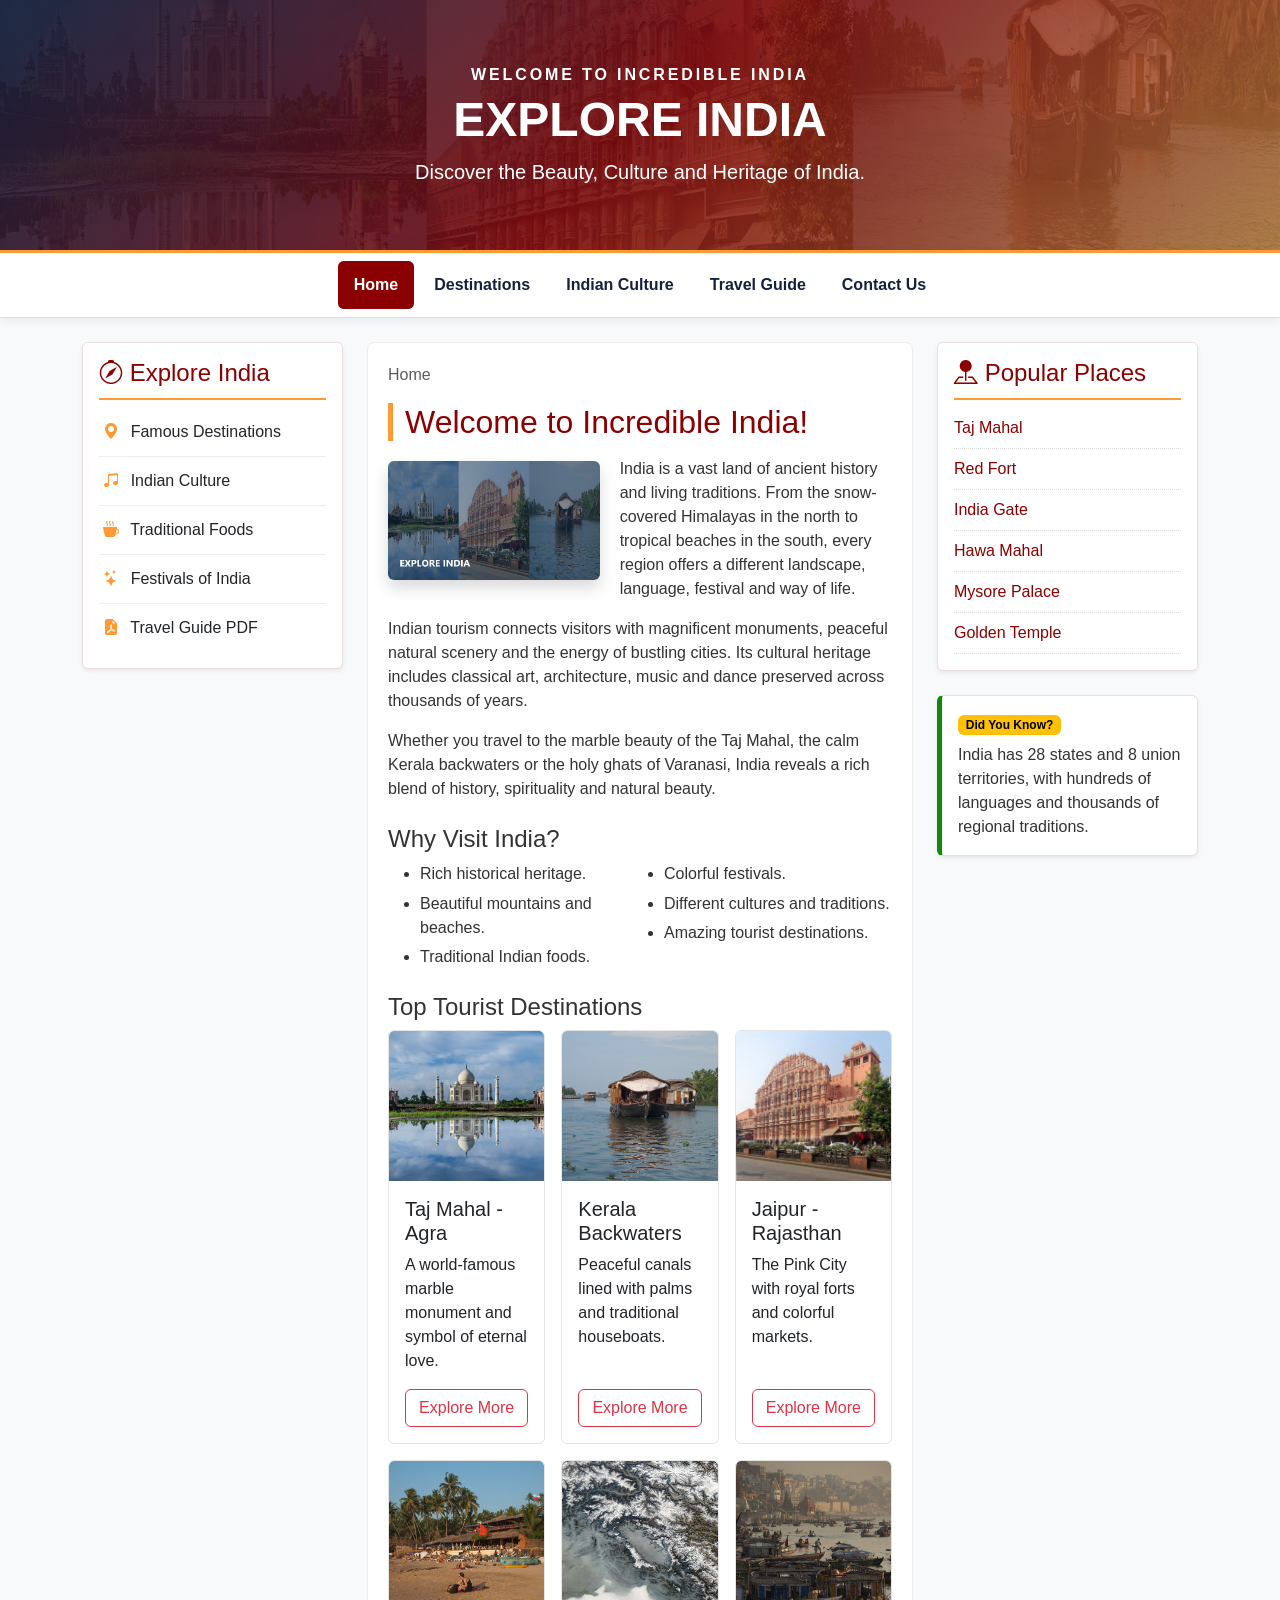
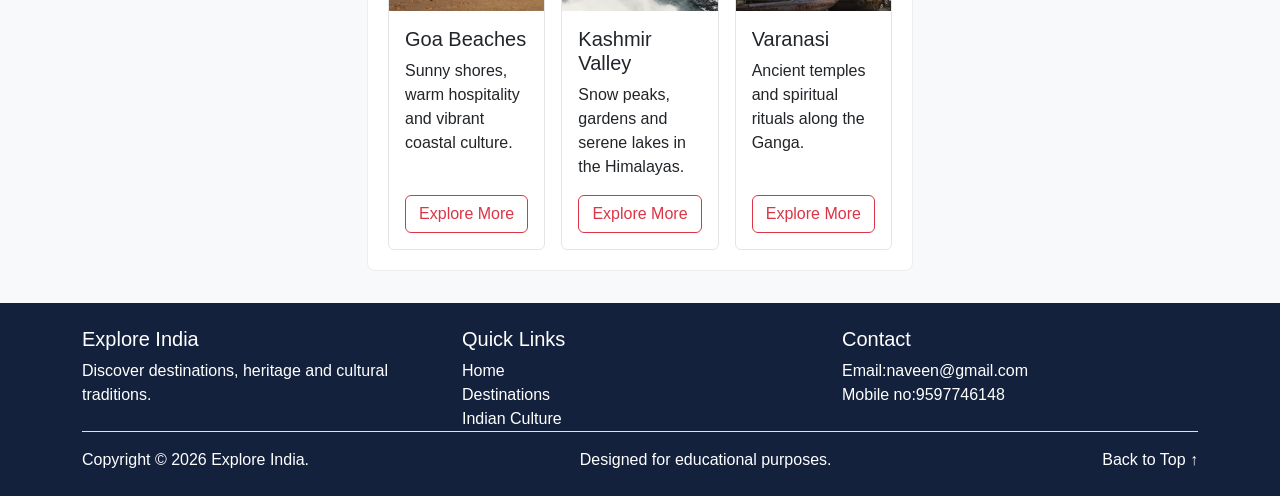
<file: index.html>
<!DOCTYPE html>
<html lang="en">
<head>
  <meta charset="UTF-8">
  <meta name="viewport" content="width=device-width, initial-scale=1.0">
  <meta name="description" content="Explore India's destinations, culture, food and heritage.">
  <title>Explore India | Discover Incredible India</title>
  <link rel="stylesheet" href="https://cdn.jsdelivr.net/npm/bootstrap@5.3.3/dist/css/bootstrap.min.css">
  <link rel="stylesheet" href="https://cdn.jsdelivr.net/npm/bootstrap-icons@1.11.3/font/bootstrap-icons.min.css">
  <link rel="stylesheet" href="styles/normalize.css">
  <link rel="stylesheet" href="styles/main.css">
</head>
<body id="top">
  <header class="site-header">
    <div class="header-overlay">
      <div class="container py-4 text-center text-white">
        <p class="header-kicker mb-1">WELCOME TO INCREDIBLE INDIA</p>
        <h1 class="display-5 fw-bold">EXPLORE INDIA</h1>
        <p class="lead mb-0">Discover the Beauty, Culture and Heritage of India.</p>
      </div>
    </div>
  </header>

  <nav class="navbar navbar-expand-sm" aria-label="Main navigation">
    <div class="container">
      <a class="navbar-brand d-sm-none" href="index.html">Explore India</a>
      <ul class="navbar-nav mx-auto flex-row flex-wrap justify-content-center">
        <li class="nav-item"><a class="nav-link active" aria-current="page" href="index.html">Home</a></li>
        <li class="nav-item"><a class="nav-link" href="destinations.html">Destinations</a></li>
        <li class="nav-item"><a class="nav-link" href="culture.html">Indian Culture</a></li>
        <li class="nav-item"><a class="nav-link" href="documents/india-travel-guide.pdf" download>Travel Guide</a></li>
        <li class="nav-item"><a class="nav-link" href="#contact">Contact Us</a></li>
      </ul>
    </div>
  </nav>

  <main class="container my-4">
    <div class="row g-4">
      <aside class="col-lg-3">
        <div class="sidebar-card p-3 shadow-sm rounded">
          <h2 class="h4 sidebar-title"><i class="bi bi-compass"></i> Explore India</h2>
          <div class="list-group list-group-flush">
            <a class="list-group-item" href="destinations.html"><i class="bi bi-geo-alt-fill"></i> Famous Destinations</a>
            <a class="list-group-item" href="culture.html"><i class="bi bi-music-note-beamed"></i> Indian Culture</a>
            <a class="list-group-item" href="culture.html#traditional-foods"><i class="bi bi-cup-hot-fill"></i> Traditional Foods</a>
            <a class="list-group-item" href="culture.html#festivals"><i class="bi bi-stars"></i> Festivals of India</a>
            <a class="list-group-item" href="documents/india-travel-guide.pdf" download><i class="bi bi-file-earmark-pdf-fill"></i> Travel Guide PDF</a>
          </div>
        </div>
      </aside>

      <article class="col-lg-6">
        <section class="main-article">
          <nav aria-label="breadcrumb">
            <ol class="breadcrumb">
              <li class="breadcrumb-item active" aria-current="page">Home</li>
            </ol>
          </nav>
          <h2 class="section-heading">Welcome to Incredible India!</h2>
          <img class="float-image img-fluid rounded shadow" src="images/india-banner.jpg" alt="Panoramic illustrated India tourism landscape">
          <p>India is a vast land of ancient history and living traditions. From the snow-covered Himalayas in the north to tropical beaches in the south, every region offers a different landscape, language, festival and way of life.</p>
          <p>Indian tourism connects visitors with magnificent monuments, peaceful natural scenery and the energy of bustling cities. Its cultural heritage includes classical art, architecture, music and dance preserved across thousands of years.</p>
          <p>Whether you travel to the marble beauty of the Taj Mahal, the calm Kerala backwaters or the holy ghats of Varanasi, India reveals a rich blend of history, spirituality and natural beauty.</p>

          <h3 class="h4 mt-4">Why Visit India?</h3>
          <ul class="why-list">
            <li>Rich historical heritage.</li>
            <li>Beautiful mountains and beaches.</li>
            <li>Traditional Indian foods.</li>
            <li>Colorful festivals.</li>
            <li>Different cultures and traditions.</li>
            <li>Amazing tourist destinations.</li>
          </ul>

          <h3 class="h4 mt-4">Top Tourist Destinations</h3>
          <div class="row g-3">
            <div class="col-md-6 col-xl-4">
              <div class="card destination-card h-100">
                <img src="images/taj-mahal.jpg" class="card-img-top" alt="The Taj Mahal in Agra">
                <div class="card-body d-flex flex-column">
                  <h4 class="h5 card-title">Taj Mahal - Agra</h4>
                  <p class="card-text">A world-famous marble monument and symbol of eternal love.</p>
                  <a href="destinations.html#taj-mahal" class="btn btn-outline-danger mt-auto">Explore More</a>
                </div>
              </div>
            </div>
            <div class="col-md-6 col-xl-4">
              <div class="card destination-card h-100">
                <img src="images/kerala-backwaters.jpg" class="card-img-top" alt="Kerala backwaters and houseboats">
                <div class="card-body d-flex flex-column">
                  <h4 class="h5 card-title">Kerala Backwaters</h4>
                  <p class="card-text">Peaceful canals lined with palms and traditional houseboats.</p>
                  <a href="destinations.html#kerala" class="btn btn-outline-danger mt-auto">Explore More</a>
                </div>
              </div>
            </div>
            <div class="col-md-6 col-xl-4">
              <div class="card destination-card h-100">
                <img src="images/hawa-mahal.jpg" class="card-img-top" alt="Hawa Mahal palace in Jaipur">
                <div class="card-body d-flex flex-column">
                  <h4 class="h5 card-title">Jaipur - Rajasthan</h4>
                  <p class="card-text">The Pink City with royal forts and colorful markets.</p>
                  <a href="destinations.html#jaipur" class="btn btn-outline-danger mt-auto">Explore More</a>
                </div>
              </div>
            </div>
            <div class="col-md-6 col-xl-4">
              <div class="card destination-card h-100">
                <img src="images/goa-beach.jpg" class="card-img-top" alt="Golden beach in Goa">
                <div class="card-body d-flex flex-column">
                  <h4 class="h5 card-title">Goa Beaches</h4>
                  <p class="card-text">Sunny shores, warm hospitality and vibrant coastal culture.</p>
                  <a href="destinations.html#goa" class="btn btn-outline-danger mt-auto">Explore More</a>
                </div>
              </div>
            </div>
            <div class="col-md-6 col-xl-4">
              <div class="card destination-card h-100">
                <img src="images/kashmir-valley.jpg" class="card-img-top" alt="Mountain valley in Kashmir">
                <div class="card-body d-flex flex-column">
                  <h4 class="h5 card-title">Kashmir Valley</h4>
                  <p class="card-text">Snow peaks, gardens and serene lakes in the Himalayas.</p>
                  <a href="destinations.html#kashmir" class="btn btn-outline-danger mt-auto">Explore More</a>
                </div>
              </div>
            </div>
            <div class="col-md-6 col-xl-4">
              <div class="card destination-card h-100">
                <img src="images/varanasi-ghats.jpg" class="card-img-top" alt="Varanasi river ghats">
                <div class="card-body d-flex flex-column">
                  <h4 class="h5 card-title">Varanasi</h4>
                  <p class="card-text">Ancient temples and spiritual rituals along the Ganga.</p>
                  <a href="destinations.html#varanasi" class="btn btn-outline-danger mt-auto">Explore More</a>
                </div>
              </div>
            </div>
          </div>
        </section>
      </article>

      <aside class="col-lg-3">
        <div class="sidebar-card p-3 shadow-sm rounded mb-4">
          <h2 class="h4 sidebar-title"><i class="bi bi-pin-map-fill"></i> Popular Places</h2>
          <ul class="popular-list">
            <li><a href="destinations.html#taj-mahal">Taj Mahal</a></li>
            <li><a href="destinations.html#red-fort">Red Fort</a></li>
            <li><a href="destinations.html#india-gate">India Gate</a></li>
            <li><a href="destinations.html#jaipur">Hawa Mahal</a></li>
            <li><a href="destinations.html#mysore">Mysore Palace</a></li>
            <li><a href="destinations.html#golden-temple">Golden Temple</a></li>
          </ul>
        </div>
        <div class="fact-card p-3 shadow-sm rounded">
          <span class="badge text-bg-warning mb-2">Did You Know?</span>
          <p class="mb-0">India has 28 states and 8 union territories, with hundreds of languages and thousands of regional traditions.</p>
        </div>
      </aside>
    </div>
  </main>

  <footer id="contact" class="site-footer text-white">
    <div class="container py-4">
      <div class="row g-4">
        <div class="col-md-4"><h2 class="h5">Explore India</h2><p>Discover destinations, heritage and cultural traditions.</p></div>
        <div class="col-md-4"><h2 class="h5">Quick Links</h2><a href="index.html">Home</a><br><a href="destinations.html">Destinations</a><br><a href="culture.html">Indian Culture</a></div>
        <div class="col-md-4"><h2 class="h5">Contact</h2><p>Email:naveen@gmail.com<br>Mobile no:9597746148</p></div>
      </div>
      <div class="border-top pt-3 d-flex justify-content-between flex-wrap">
        <span>Copyright &copy; 2026 Explore India.</span>
        <span>Designed for educational purposes.</span>
        <a href="#top">Back to Top &uarr;</a>
      </div>
    </div>
  </footer>
</body>
</html>
</file>
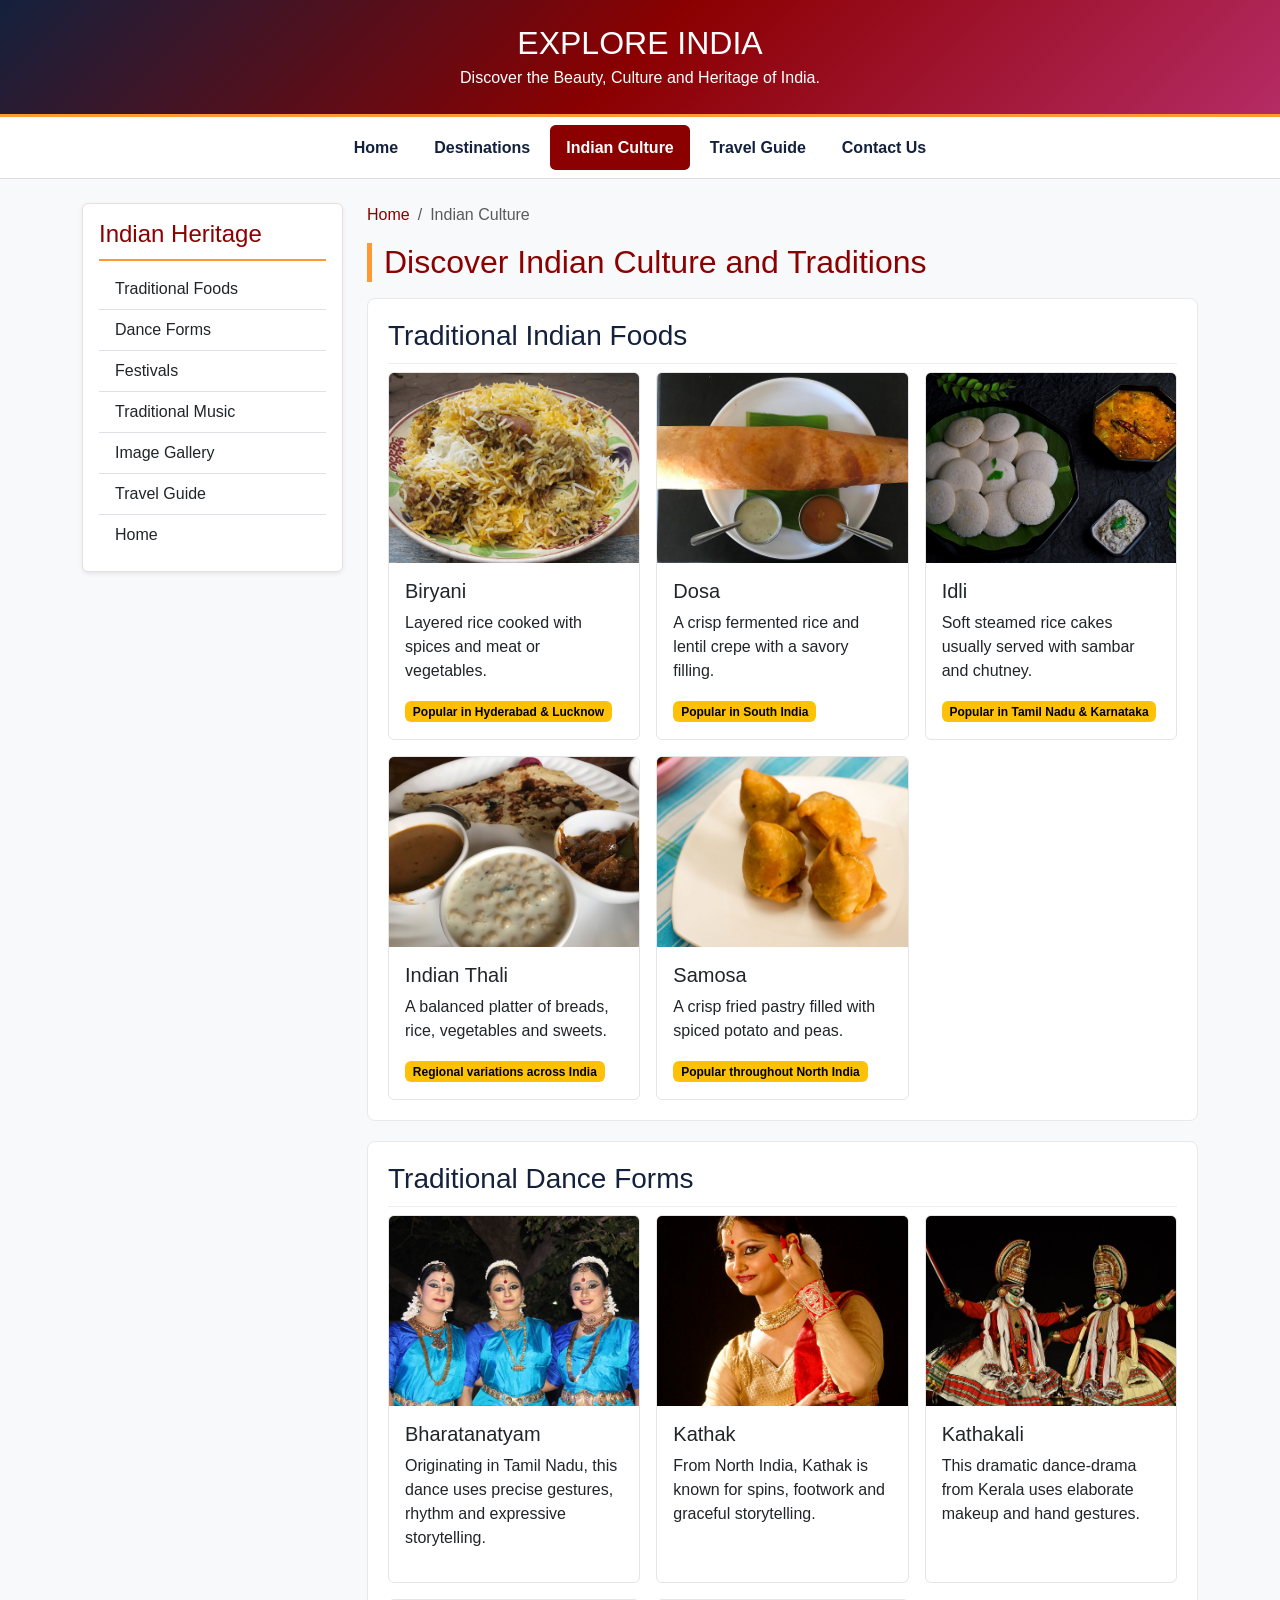
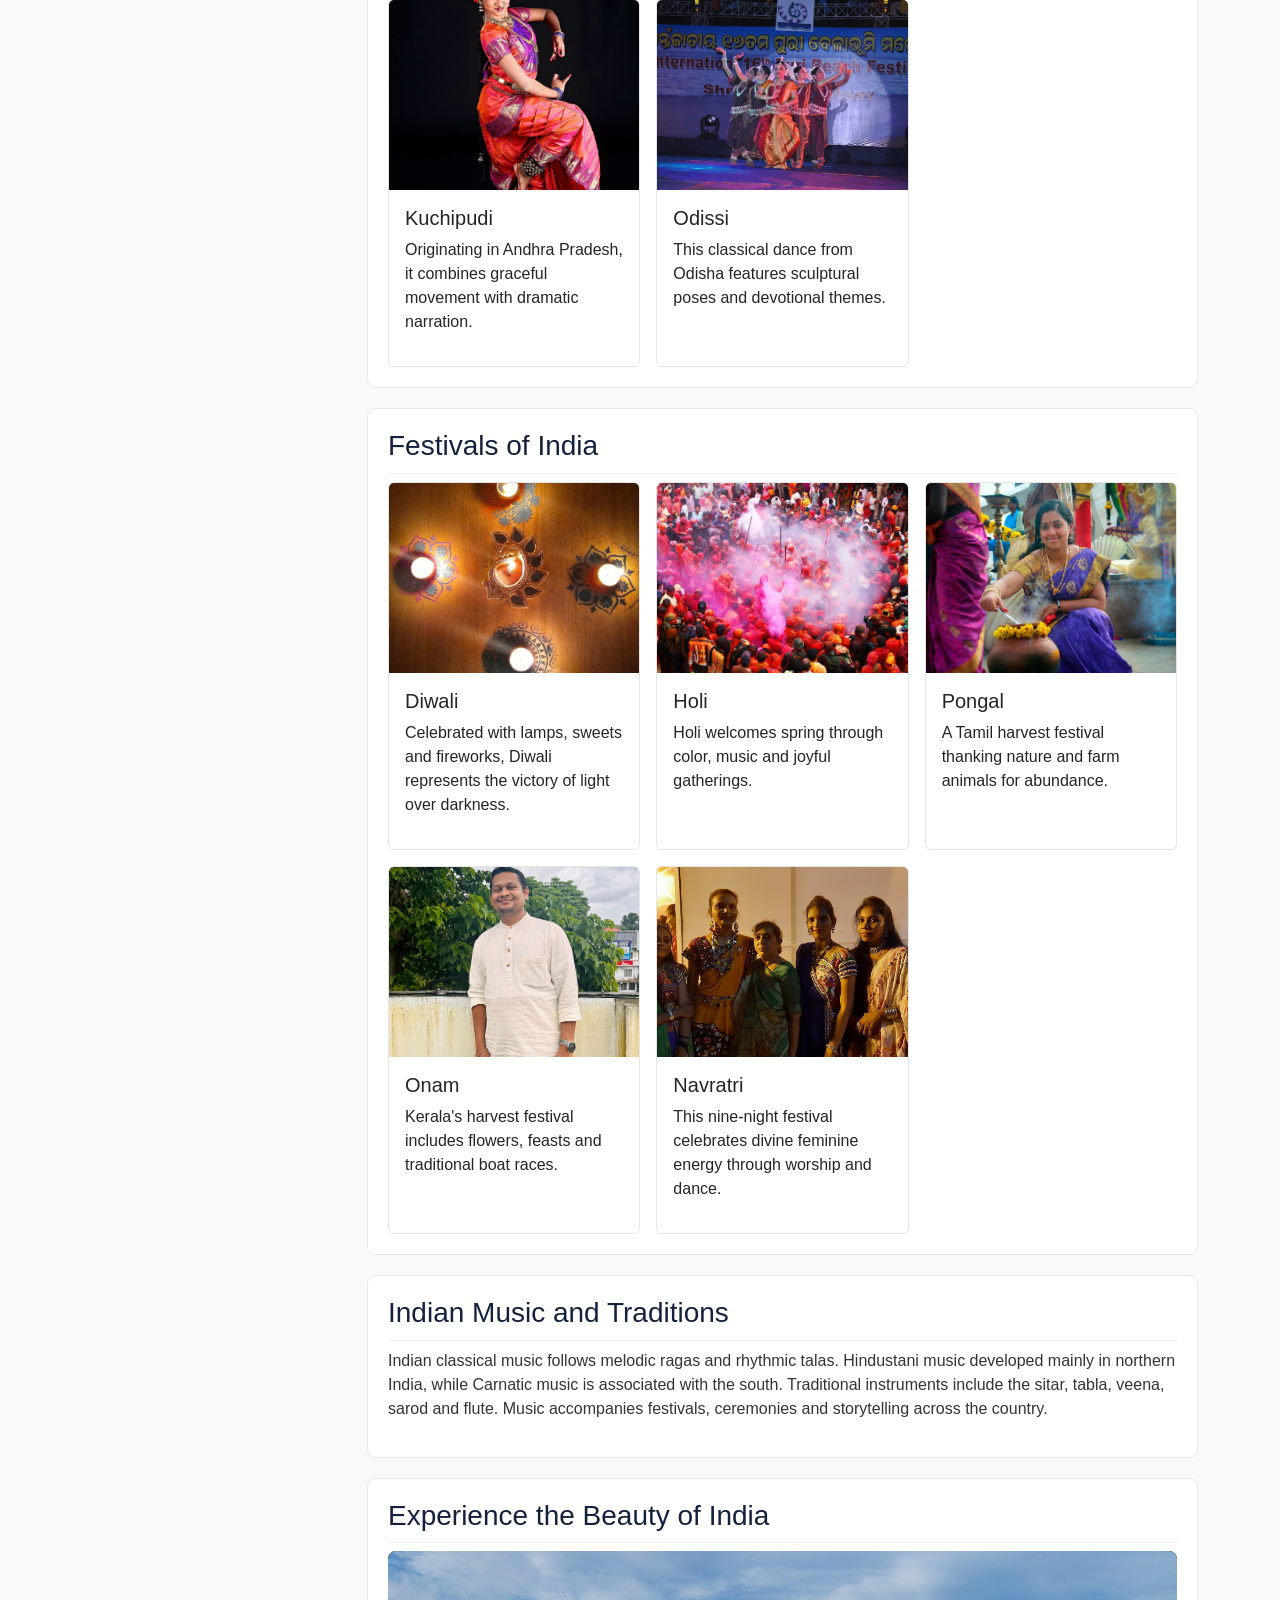
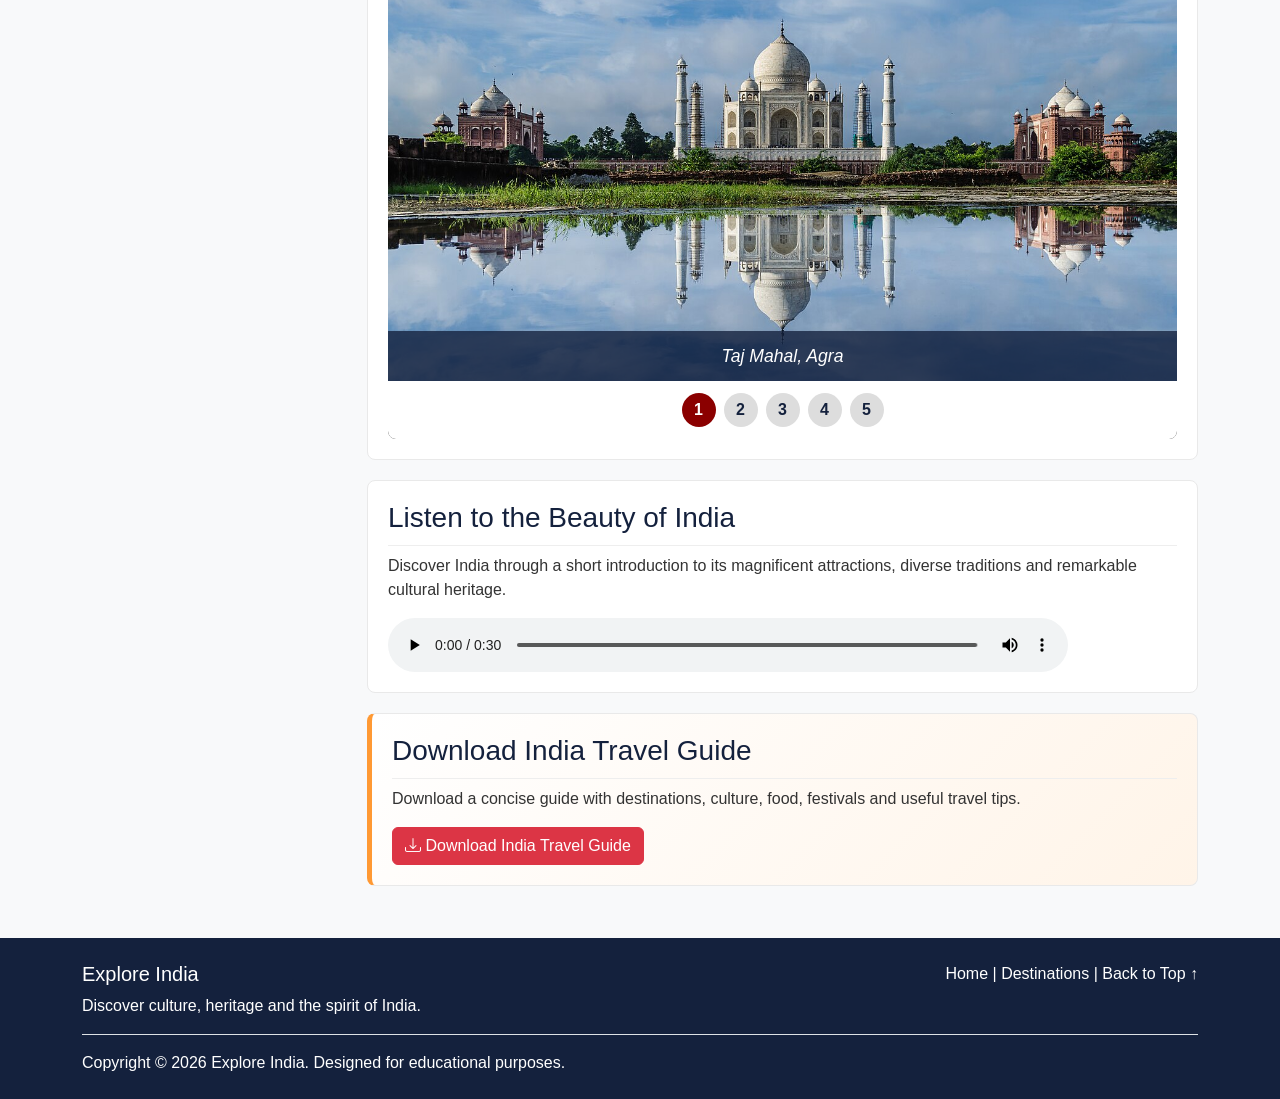
<file: culture.html>
<!DOCTYPE html>
<html lang="en">
<head>
  <meta charset="UTF-8">
  <meta name="viewport" content="width=device-width, initial-scale=1.0">
  <title>Indian Culture | Explore India</title>
  <link rel="stylesheet" href="https://cdn.jsdelivr.net/npm/bootstrap@5.3.3/dist/css/bootstrap.min.css">
  <link rel="stylesheet" href="https://cdn.jsdelivr.net/npm/bootstrap-icons@1.11.3/font/bootstrap-icons.min.css">
  <link rel="stylesheet" href="styles/normalize.css">
  <link rel="stylesheet" href="styles/content.css">
</head>
<body id="top">
  <header class="content-header"><div class="container py-4 text-white text-center"><h1 class="h2 mb-1">EXPLORE INDIA</h1><p class="mb-0">Discover the Beauty, Culture and Heritage of India.</p></div></header>
  <nav class="navbar navbar-expand-sm" aria-label="Main navigation"><div class="container"><ul class="navbar-nav mx-auto flex-row flex-wrap justify-content-center"><li class="nav-item"><a class="nav-link" href="index.html">Home</a></li><li class="nav-item"><a class="nav-link" href="destinations.html">Destinations</a></li><li class="nav-item"><a class="nav-link active" href="culture.html">Indian Culture</a></li><li class="nav-item"><a class="nav-link" href="documents/india-travel-guide.pdf" download>Travel Guide</a></li><li class="nav-item"><a class="nav-link" href="#contact">Contact Us</a></li></ul></div></nav>
  <main class="container my-4"><div class="row g-4">
    <aside class="col-lg-3"><div class="sidebar-card p-3 shadow-sm rounded"><h2 class="h4 sidebar-title">Indian Heritage</h2><div class="list-group list-group-flush"><a class="list-group-item" href="#traditional-foods">Traditional Foods</a><a class="list-group-item" href="#dance">Dance Forms</a><a class="list-group-item" href="#festivals">Festivals</a><a class="list-group-item" href="#music">Traditional Music</a><a class="list-group-item" href="#gallery">Image Gallery</a><a class="list-group-item" href="documents/india-travel-guide.pdf" download>Travel Guide</a><a class="list-group-item" href="index.html">Home</a></div></div></aside>
    <article class="col-lg-9">
      <nav aria-label="breadcrumb"><ol class="breadcrumb"><li class="breadcrumb-item"><a href="index.html">Home</a></li><li class="breadcrumb-item active">Indian Culture</li></ol></nav>
      <h2 class="section-heading">Discover Indian Culture and Traditions</h2>
      <section id="traditional-foods" class="culture-section"><h3>Traditional Indian Foods</h3><div class="row g-3">
        <div class="col-md-6 col-xl-4"><div class="card h-100"><img src="images/biryani.jpg" class="card-img-top" alt="Fragrant Indian biryani"><div class="card-body"><h4 class="h5">Biryani</h4><p>Layered rice cooked with spices and meat or vegetables.</p><span class="badge text-bg-warning">Popular in Hyderabad &amp; Lucknow</span></div></div></div>
        <div class="col-md-6 col-xl-4"><div class="card h-100"><img src="images/dosa.jpg" class="card-img-top" alt="Masala dosa with accompaniments"><div class="card-body"><h4 class="h5">Dosa</h4><p>A crisp fermented rice and lentil crepe with a savory filling.</p><span class="badge text-bg-warning">Popular in South India</span></div></div></div>
        <div class="col-md-6 col-xl-4"><div class="card h-100"><img src="images/idli.jpg" class="card-img-top" alt="Steamed idli with chutney"><div class="card-body"><h4 class="h5">Idli</h4><p>Soft steamed rice cakes usually served with sambar and chutney.</p><span class="badge text-bg-warning">Popular in Tamil Nadu &amp; Karnataka</span></div></div></div>
        <div class="col-md-6 col-xl-4"><div class="card h-100"><img src="images/indian-thali.jpg" class="card-img-top" alt="Complete Indian thali"><div class="card-body"><h4 class="h5">Indian Thali</h4><p>A balanced platter of breads, rice, vegetables and sweets.</p><span class="badge text-bg-warning">Regional variations across India</span></div></div></div>
        <div class="col-md-6 col-xl-4"><div class="card h-100"><img src="images/samosa.jpg" class="card-img-top" alt="Crisp samosas"><div class="card-body"><h4 class="h5">Samosa</h4><p>A crisp fried pastry filled with spiced potato and peas.</p><span class="badge text-bg-warning">Popular throughout North India</span></div></div></div>
      </div></section>
      <section id="dance" class="culture-section"><h3>Traditional Dance Forms</h3><div class="row g-3">
        <div class="col-md-6 col-xl-4"><div class="card h-100"><img src="images/bharatanatyam.jpg" class="card-img-top" alt="Bharatanatyam dancer"><div class="card-body"><h4 class="h5">Bharatanatyam</h4><p>Originating in Tamil Nadu, this dance uses precise gestures, rhythm and expressive storytelling.</p></div></div></div>
        <div class="col-md-6 col-xl-4"><div class="card h-100"><img src="images/kathak.jpg" class="card-img-top" alt="Kathak dancer"><div class="card-body"><h4 class="h5">Kathak</h4><p>From North India, Kathak is known for spins, footwork and graceful storytelling.</p></div></div></div>
        <div class="col-md-6 col-xl-4"><div class="card h-100"><img src="images/kathakali.jpg" class="card-img-top" alt="Kathakali performer"><div class="card-body"><h4 class="h5">Kathakali</h4><p>This dramatic dance-drama from Kerala uses elaborate makeup and hand gestures.</p></div></div></div>
        <div class="col-md-6 col-xl-4"><div class="card h-100"><img src="images/kuchipudi.jpg" class="card-img-top" alt="Kuchipudi dancer"><div class="card-body"><h4 class="h5">Kuchipudi</h4><p>Originating in Andhra Pradesh, it combines graceful movement with dramatic narration.</p></div></div></div>
        <div class="col-md-6 col-xl-4"><div class="card h-100"><img src="images/odissi.jpg" class="card-img-top" alt="Odissi dancer"><div class="card-body"><h4 class="h5">Odissi</h4><p>This classical dance from Odisha features sculptural poses and devotional themes.</p></div></div></div>
      </div></section>
      <section id="festivals" class="culture-section"><h3>Festivals of India</h3><div class="row g-3">
        <div class="col-md-6 col-xl-4"><div class="card h-100"><img src="images/diwali.jpg" class="card-img-top" alt="Diwali lamps and lights"><div class="card-body"><h4 class="h5">Diwali</h4><p>Celebrated with lamps, sweets and fireworks, Diwali represents the victory of light over darkness.</p></div></div></div>
        <div class="col-md-6 col-xl-4"><div class="card h-100"><img src="images/holi.jpg" class="card-img-top" alt="People celebrating Holi colors"><div class="card-body"><h4 class="h5">Holi</h4><p>Holi welcomes spring through color, music and joyful gatherings.</p></div></div></div>
        <div class="col-md-6 col-xl-4"><div class="card h-100"><img src="images/pongal.jpg" class="card-img-top" alt="Pongal harvest celebration"><div class="card-body"><h4 class="h5">Pongal</h4><p>A Tamil harvest festival thanking nature and farm animals for abundance.</p></div></div></div>
        <div class="col-md-6 col-xl-4"><div class="card h-100"><img src="images/onam.jpg" class="card-img-top" alt="Onam celebration in Kerala"><div class="card-body"><h4 class="h5">Onam</h4><p>Kerala's harvest festival includes flowers, feasts and traditional boat races.</p></div></div></div>
        <div class="col-md-6 col-xl-4"><div class="card h-100"><img src="images/navratri.jpg" class="card-img-top" alt="Navratri dance celebration"><div class="card-body"><h4 class="h5">Navratri</h4><p>This nine-night festival celebrates divine feminine energy through worship and dance.</p></div></div></div>
      </div></section>
      <section id="music" class="culture-section"><h3>Indian Music and Traditions</h3><p>Indian classical music follows melodic ragas and rhythmic talas. Hindustani music developed mainly in northern India, while Carnatic music is associated with the south. Traditional instruments include the sitar, tabla, veena, sarod and flute. Music accompanies festivals, ceremonies and storytelling across the country.</p></section>
      <section id="gallery" class="culture-section">
        <h3>Experience the Beauty of India</h3>
        <div class="css-carousel">
          <input type="radio" name="slide" id="slide1" checked><input type="radio" name="slide" id="slide2"><input type="radio" name="slide" id="slide3"><input type="radio" name="slide" id="slide4"><input type="radio" name="slide" id="slide5">
          <div class="carousel-slides">
            <figure class="carousel-slide"><img src="images/taj-mahal.jpg" alt="Taj Mahal for CSS carousel"><figcaption>Taj Mahal, Agra</figcaption></figure>
            <figure class="carousel-slide"><img src="images/kerala-backwaters.jpg" alt="Kerala backwaters for CSS carousel"><figcaption>Kerala Backwaters</figcaption></figure>
            <figure class="carousel-slide"><img src="images/hawa-mahal.jpg" alt="Jaipur palace for CSS carousel"><figcaption>Jaipur, Rajasthan</figcaption></figure>
            <figure class="carousel-slide"><img src="images/goa-beach.jpg" alt="Goa beach for CSS carousel"><figcaption>Goa Beaches</figcaption></figure>
            <figure class="carousel-slide"><img src="images/kashmir-valley.jpg" alt="Kashmir valley for CSS carousel"><figcaption>Kashmir Valley</figcaption></figure>
          </div>
          <div class="carousel-controls"><label for="slide1">1</label><label for="slide2">2</label><label for="slide3">3</label><label for="slide4">4</label><label for="slide5">5</label></div>
        </div>
      </section>
      <section class="culture-section audio-section"><h3>Listen to the Beauty of India</h3><p>Discover India through a short introduction to its magnificent attractions, diverse traditions and remarkable cultural heritage.</p><audio controls><source src="audio/india-tourism.mp3" type="audio/mpeg">Your browser does not support audio.</audio></section>
      <section class="culture-section pdf-section"><h3>Download India Travel Guide</h3><p>Download a concise guide with destinations, culture, food, festivals and useful travel tips.</p><a class="btn btn-danger" href="documents/india-travel-guide.pdf" download><i class="bi bi-download"></i> Download India Travel Guide</a></section>
    </article>
  </div></main>
  <footer id="contact" class="site-footer text-white"><div class="container py-4"><div class="row g-3"><div class="col-md-6"><h2 class="h5">Explore India</h2><p>Discover culture, heritage and the spirit of India.</p></div><div class="col-md-6 text-md-end"><a href="index.html">Home</a> | <a href="destinations.html">Destinations</a> | <a href="#top">Back to Top &uarr;</a></div></div><div class="border-top pt-3">Copyright &copy; 2026 Explore India. Designed for educational purposes.</div></div></footer>
</body>
</html>
</file>
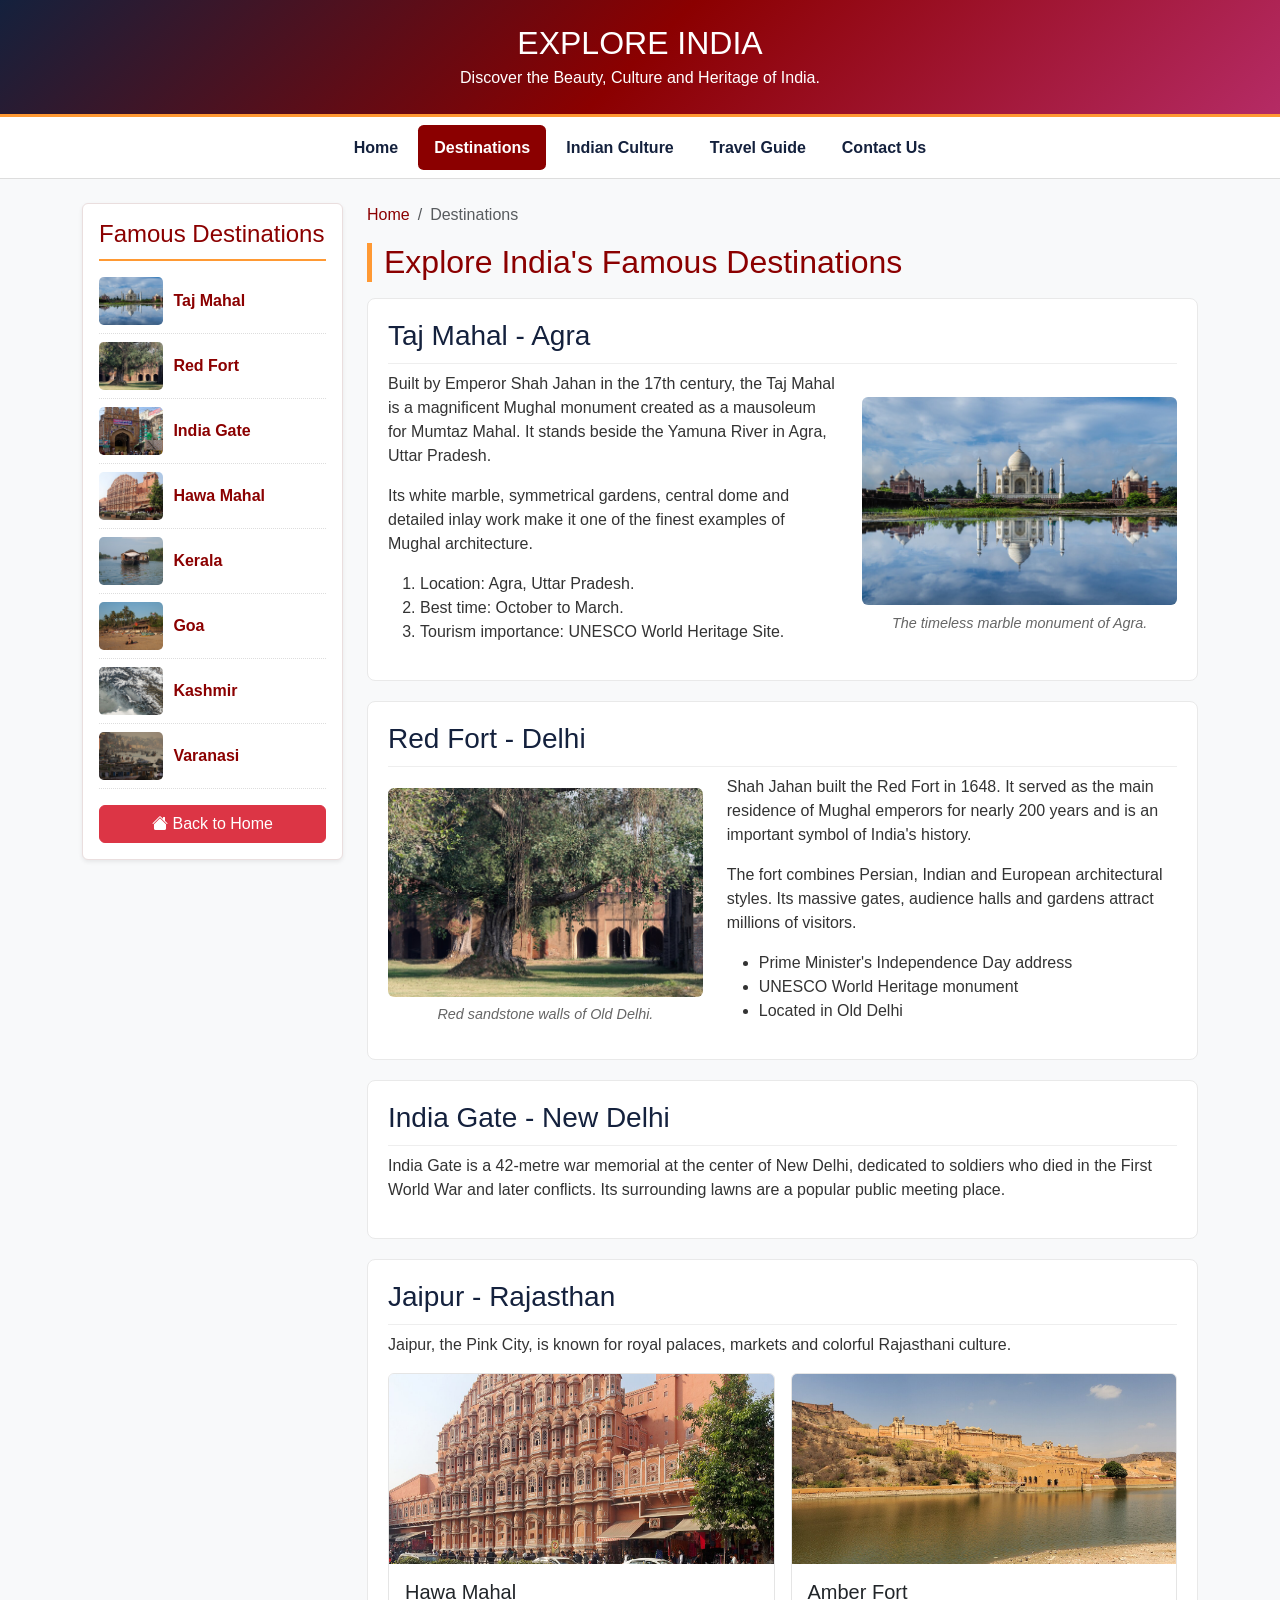
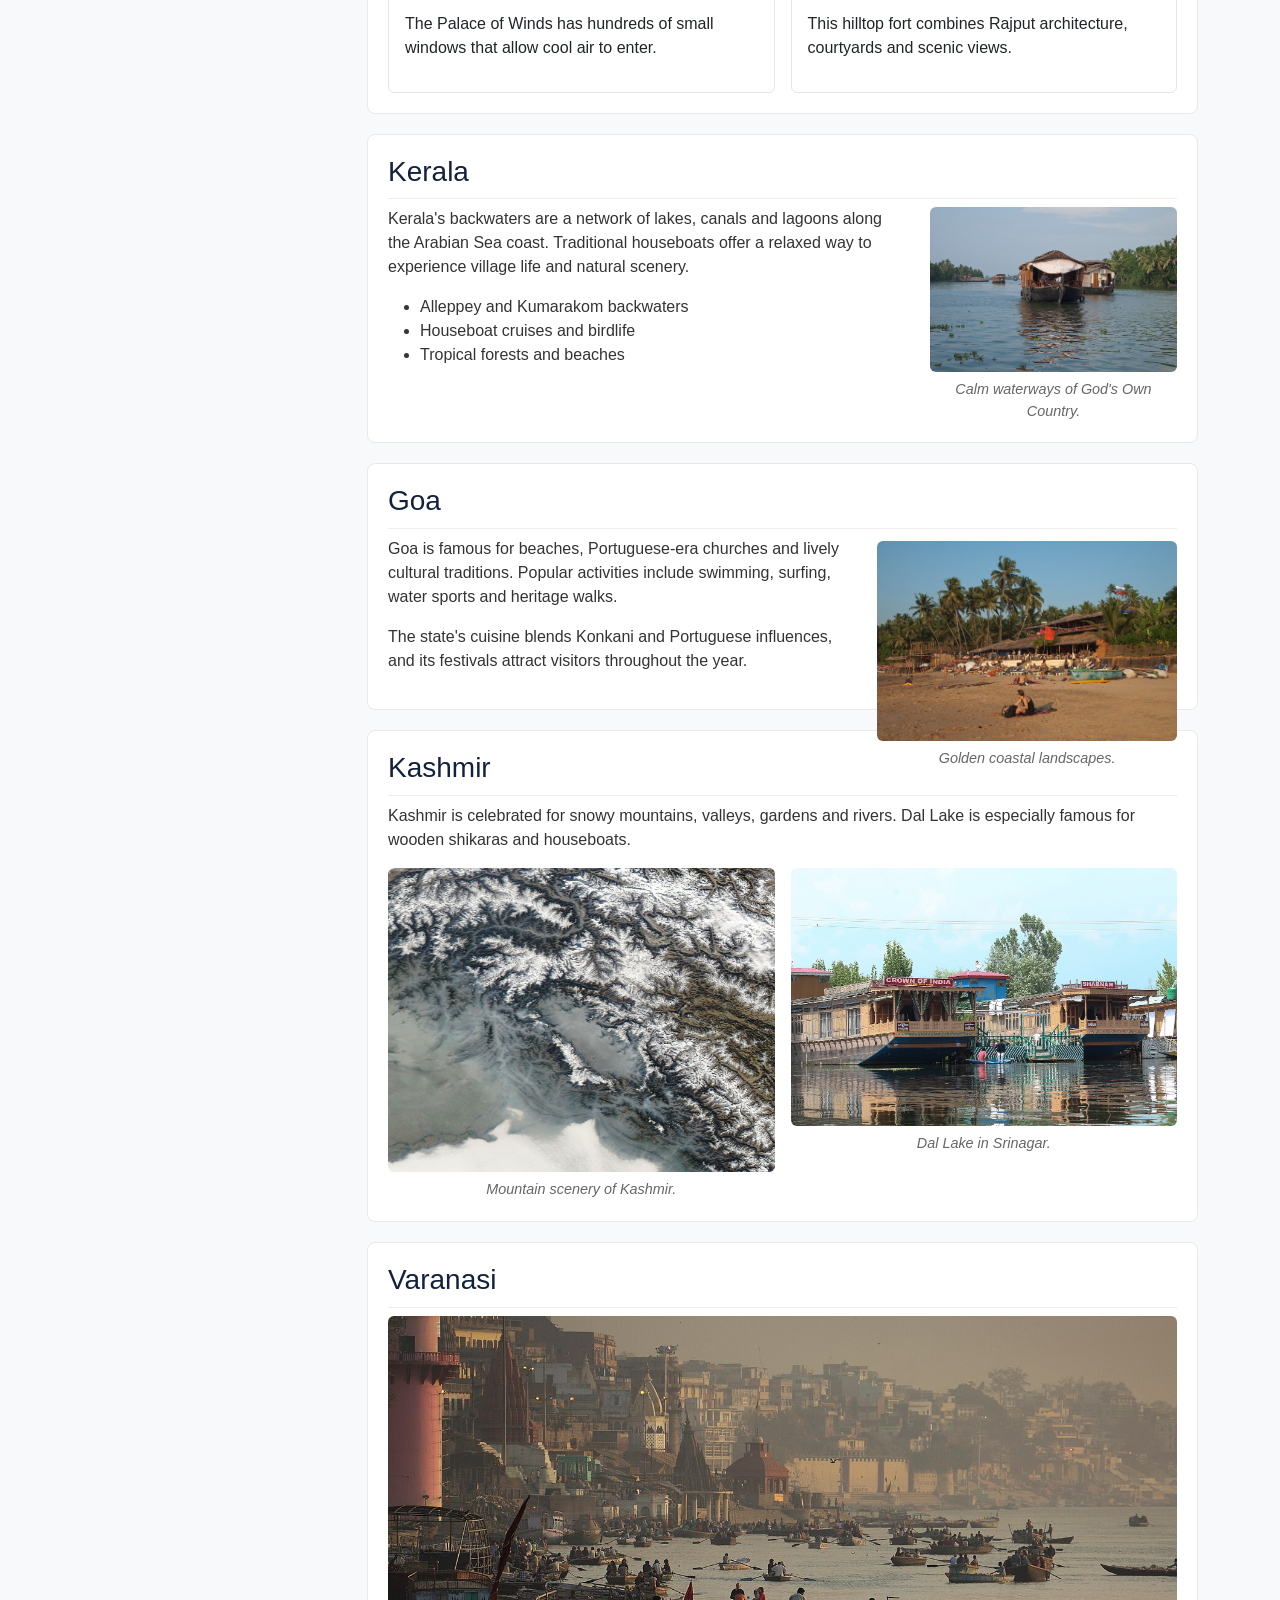
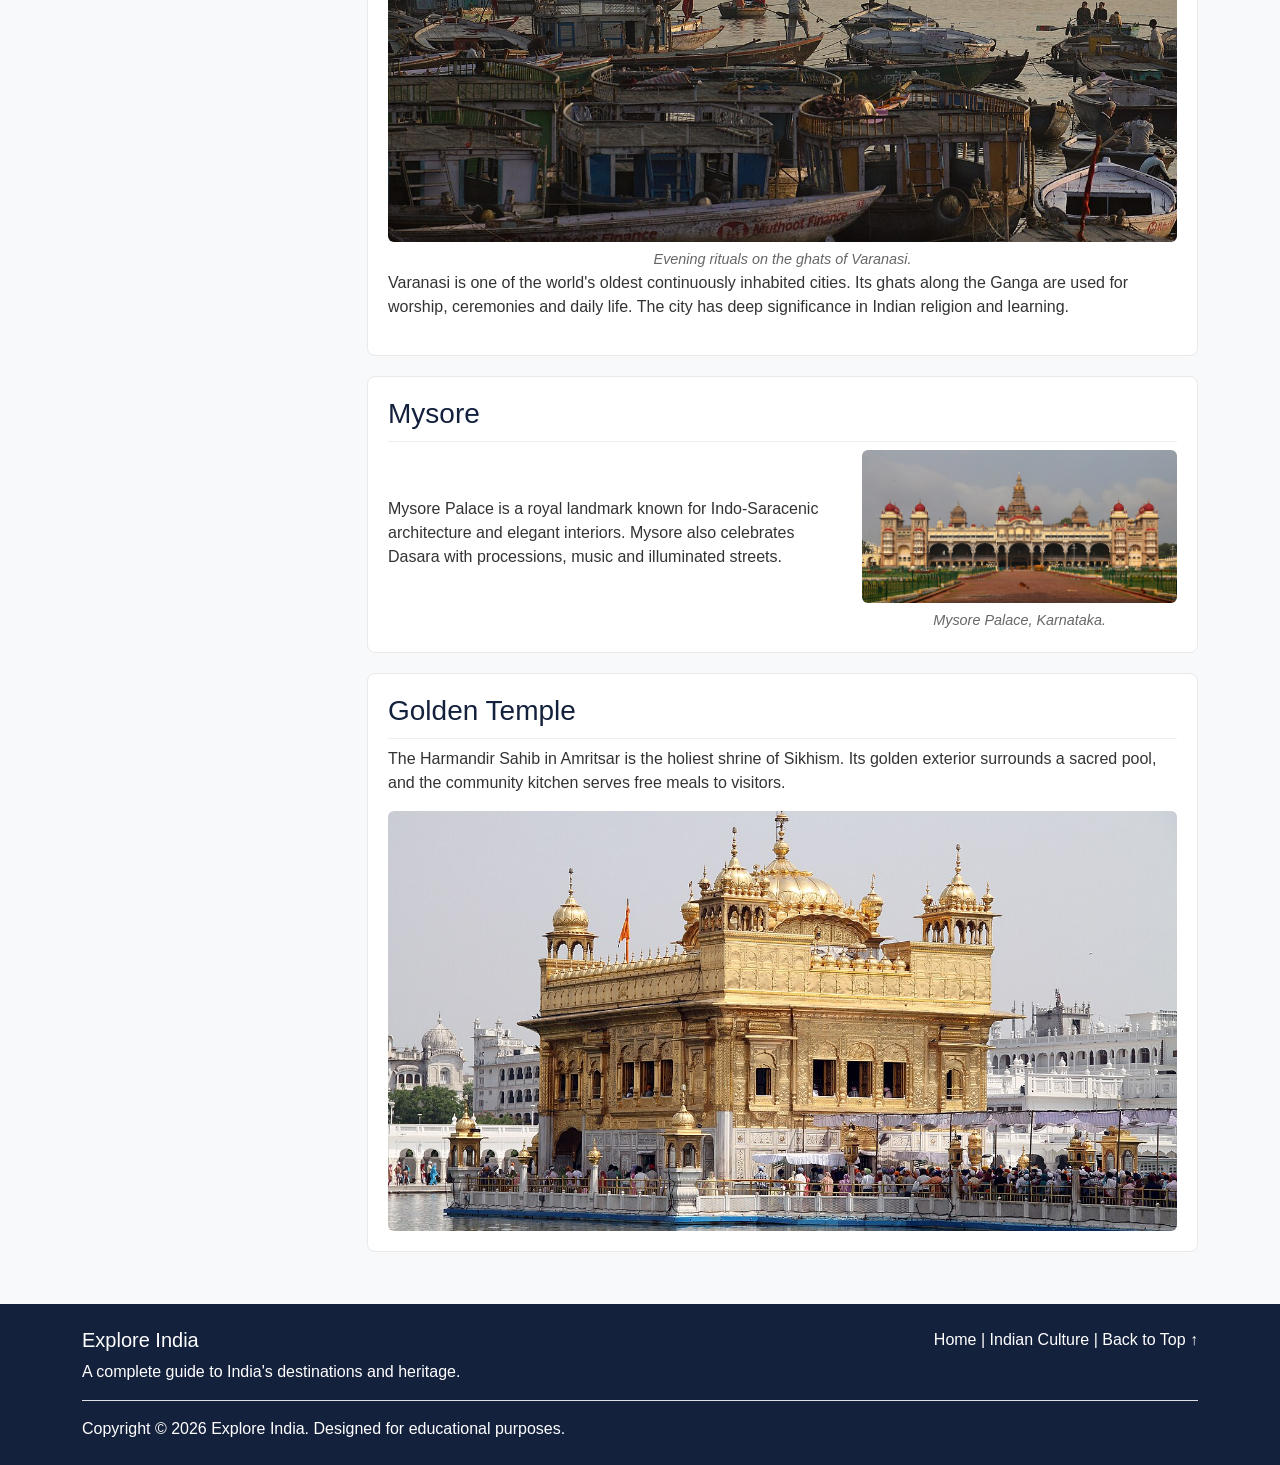
<file: destinations.html>
<!DOCTYPE html>
<html lang="en">
<head>
  <meta charset="UTF-8">
  <meta name="viewport" content="width=device-width, initial-scale=1.0">
  <title>Famous Destinations | Explore India</title>
  <link rel="stylesheet" href="https://cdn.jsdelivr.net/npm/bootstrap@5.3.3/dist/css/bootstrap.min.css">
  <link rel="stylesheet" href="https://cdn.jsdelivr.net/npm/bootstrap-icons@1.11.3/font/bootstrap-icons.min.css">
  <link rel="stylesheet" href="styles/normalize.css">
  <link rel="stylesheet" href="styles/content.css">
</head>
<body id="top">
  <header class="content-header"><div class="container py-4 text-white text-center"><h1 class="h2 mb-1">EXPLORE INDIA</h1><p class="mb-0">Discover the Beauty, Culture and Heritage of India.</p></div></header>
  <nav class="navbar navbar-expand-sm" aria-label="Main navigation">
    <div class="container"><ul class="navbar-nav mx-auto flex-row flex-wrap justify-content-center">
      <li class="nav-item"><a class="nav-link" href="index.html">Home</a></li><li class="nav-item"><a class="nav-link active" href="destinations.html">Destinations</a></li><li class="nav-item"><a class="nav-link" href="culture.html">Indian Culture</a></li><li class="nav-item"><a class="nav-link" href="documents/india-travel-guide.pdf" download>Travel Guide</a></li><li class="nav-item"><a class="nav-link" href="#contact">Contact Us</a></li>
    </ul></div>
  </nav>
  <main class="container my-4">
    <div class="row g-4">
      <aside class="col-lg-3">
        <div class="sidebar-card p-3 shadow-sm rounded">
          <h2 class="h4 sidebar-title">Famous Destinations</h2>
          <div class="destination-links">
            <a href="#taj-mahal"><img src="images/taj-mahal.jpg" alt="Taj Mahal thumbnail"><span>Taj Mahal</span></a>
            <a href="#red-fort"><img src="images/red-fort.jpg" alt="Red Fort thumbnail"><span>Red Fort</span></a>
            <a href="#india-gate"><img src="images/india-gate.jpg" alt="India Gate thumbnail"><span>India Gate</span></a>
            <a href="#jaipur"><img src="images/hawa-mahal.jpg" alt="Hawa Mahal thumbnail"><span>Hawa Mahal</span></a>
            <a href="#kerala"><img src="images/kerala-backwaters.jpg" alt="Kerala thumbnail"><span>Kerala</span></a>
            <a href="#goa"><img src="images/goa-beach.jpg" alt="Goa thumbnail"><span>Goa</span></a>
            <a href="#kashmir"><img src="images/kashmir-valley.jpg" alt="Kashmir thumbnail"><span>Kashmir</span></a>
            <a href="#varanasi"><img src="images/varanasi-ghats.jpg" alt="Varanasi thumbnail"><span>Varanasi</span></a>
          </div>
          <a class="btn btn-danger mt-3 w-100" href="index.html"><i class="bi bi-house-fill"></i> Back to Home</a>
        </div>
      </aside>
      <article class="col-lg-9">
        <nav aria-label="breadcrumb"><ol class="breadcrumb"><li class="breadcrumb-item"><a href="index.html">Home</a></li><li class="breadcrumb-item active">Destinations</li></ol></nav>
        <h2 class="section-heading">Explore India's Famous Destinations</h2>
        <section class="destination-section" id="taj-mahal"><h3>Taj Mahal - Agra</h3><div class="row align-items-center"><div class="col-md-7"><p>Built by Emperor Shah Jahan in the 17th century, the Taj Mahal is a magnificent Mughal monument created as a mausoleum for Mumtaz Mahal. It stands beside the Yamuna River in Agra, Uttar Pradesh.</p><p>Its white marble, symmetrical gardens, central dome and detailed inlay work make it one of the finest examples of Mughal architecture.</p><ol><li>Location: Agra, Uttar Pradesh.</li><li>Best time: October to March.</li><li>Tourism importance: UNESCO World Heritage Site.</li></ol></div><div class="col-md-5"><figure><img class="img-fluid rounded" src="images/taj-mahal.jpg" alt="Detailed view of the Taj Mahal in Agra"><figcaption>The timeless marble monument of Agra.</figcaption></figure></div></div></section>
        <section class="destination-section" id="red-fort"><h3>Red Fort - Delhi</h3><div class="row align-items-center"><div class="col-md-5"><figure><img class="img-fluid rounded" src="images/red-fort.jpg" alt="Historic Red Fort in Delhi"><figcaption>Red sandstone walls of Old Delhi.</figcaption></figure></div><div class="col-md-7"><p>Shah Jahan built the Red Fort in 1648. It served as the main residence of Mughal emperors for nearly 200 years and is an important symbol of India's history.</p><p>The fort combines Persian, Indian and European architectural styles. Its massive gates, audience halls and gardens attract millions of visitors.</p><ul><li>Prime Minister's Independence Day address</li><li>UNESCO World Heritage monument</li><li>Located in Old Delhi</li></ul></div></div></section>
        <section class="destination-section" id="india-gate"><h3>India Gate - New Delhi</h3><p>India Gate is a 42-metre war memorial at the center of New Delhi, dedicated to soldiers who died in the First World War and later conflicts. Its surrounding lawns are a popular public meeting place.</p></section>
        <section class="destination-section" id="jaipur"><h3>Jaipur - Rajasthan</h3><p>Jaipur, the Pink City, is known for royal palaces, markets and colorful Rajasthani culture.</p><div class="row g-3"><div class="col-md-6"><div class="card h-100"><img src="images/hawa-mahal.jpg" class="card-img-top" alt="Pink exterior of Hawa Mahal"><div class="card-body"><h4 class="h5">Hawa Mahal</h4><p>The Palace of Winds has hundreds of small windows that allow cool air to enter.</p></div></div></div><div class="col-md-6"><div class="card h-100"><img src="images/amber-fort.jpg" class="card-img-top" alt="Amber Fort near Jaipur"><div class="card-body"><h4 class="h5">Amber Fort</h4><p>This hilltop fort combines Rajput architecture, courtyards and scenic views.</p></div></div></div></div></section>
        <section class="destination-section" id="kerala"><h3>Kerala</h3><div class="row"><div class="col-md-8"><p>Kerala's backwaters are a network of lakes, canals and lagoons along the Arabian Sea coast. Traditional houseboats offer a relaxed way to experience village life and natural scenery.</p><ul><li>Alleppey and Kumarakom backwaters</li><li>Houseboat cruises and birdlife</li><li>Tropical forests and beaches</li></ul></div><div class="col-md-4"><figure><img class="img-fluid rounded" src="images/kerala-backwaters.jpg" alt="Green Kerala backwaters"><figcaption>Calm waterways of God's Own Country.</figcaption></figure></div></div></section>
        <section class="destination-section" id="goa"><h3>Goa</h3><figure class="float-end-figure"><img class="img-fluid rounded" src="images/goa-beach.jpg" alt="Palm-lined beach in Goa"><figcaption>Golden coastal landscapes.</figcaption></figure><p>Goa is famous for beaches, Portuguese-era churches and lively cultural traditions. Popular activities include swimming, surfing, water sports and heritage walks.</p><p>The state's cuisine blends Konkani and Portuguese influences, and its festivals attract visitors throughout the year.</p></section>
        <section class="destination-section" id="kashmir"><h3>Kashmir</h3><p>Kashmir is celebrated for snowy mountains, valleys, gardens and rivers. Dal Lake is especially famous for wooden shikaras and houseboats.</p><div class="row g-3"><div class="col-md-6"><figure><img class="img-fluid rounded" src="images/kashmir-valley.jpg" alt="Green mountain valley in Kashmir"><figcaption>Mountain scenery of Kashmir.</figcaption></figure></div><div class="col-md-6"><figure><img class="img-fluid rounded" src="images/dal-lake.jpg" alt="Dal Lake and mountain surroundings"><figcaption>Dal Lake in Srinagar.</figcaption></figure></div></div></section>
        <section class="destination-section" id="varanasi"><h3>Varanasi</h3><figure><img class="img-fluid rounded" src="images/varanasi-ghats.jpg" alt="Ancient steps leading to the Ganges at Varanasi"><figcaption>Evening rituals on the ghats of Varanasi.</figcaption></figure><p>Varanasi is one of the world's oldest continuously inhabited cities. Its ghats along the Ganga are used for worship, ceremonies and daily life. The city has deep significance in Indian religion and learning.</p></section>
        <section class="destination-section" id="mysore"><h3>Mysore</h3><div class="row align-items-center"><div class="col-md-7"><p>Mysore Palace is a royal landmark known for Indo-Saracenic architecture and elegant interiors. Mysore also celebrates Dasara with processions, music and illuminated streets.</p></div><div class="col-md-5"><figure><img class="img-fluid rounded" src="images/mysore-palace.jpg" alt="Mysore Palace illuminated at night"><figcaption>Mysore Palace, Karnataka.</figcaption></figure></div></div></section>
        <section class="destination-section" id="golden-temple"><h3>Golden Temple</h3><p>The Harmandir Sahib in Amritsar is the holiest shrine of Sikhism. Its golden exterior surrounds a sacred pool, and the community kitchen serves free meals to visitors.</p><img class="img-fluid rounded destination-wide" src="images/golden-temple.jpg" alt="Golden Temple in Amritsar">
        </section>
      </article>
    </div>
  </main>
  <footer id="contact" class="site-footer text-white"><div class="container py-4"><div class="row g-3"><div class="col-md-6"><h2 class="h5">Explore India</h2><p>A complete guide to India's destinations and heritage.</p></div><div class="col-md-6 text-md-end"><a href="index.html">Home</a> | <a href="culture.html">Indian Culture</a> | <a href="#top">Back to Top &uarr;</a></div></div><div class="border-top pt-3">Copyright &copy; 2026 Explore India. Designed for educational purposes.</div></div></footer>
</body>
</html>
</file>
<file: styles/main.css>
:root{--deep-red:#8B0000;--saffron:#FF9933;--green:#138808;--navy:#14213D;--light:#F8F9FA}
*{box-sizing:border-box}
body{font-family:Segoe UI,Arial,sans-serif;color:#333;background:var(--light)}
a{color:var(--deep-red);text-decoration:none}
a:hover{color:#5e0000}
.site-header{background:url("../images/india-banner.jpg") center/cover no-repeat;min-height:250px}
.header-overlay{min-height:250px;background:linear-gradient(135deg,rgba(20,33,61,.88),rgba(139,0,0,.72),rgba(255,153,51,.55));display:flex;align-items:center}
.header-kicker{letter-spacing:.18em;font-weight:700}
.navbar{background:#fff;border-top:3px solid var(--saffron);border-bottom:1px solid #ddd;box-shadow:0 3px 10px rgba(0,0,0,.06)}
.navbar-nav{gap:.25rem}.nav-link{color:var(--navy);font-weight:600;padding:.75rem 1rem!important;border-radius:.35rem}
.nav-link:hover,.nav-link.active{color:#fff!important;background:var(--deep-red)}
.sidebar-card,.fact-card{background:#fff;border:1px solid #eadede}
.sidebar-title{color:var(--deep-red);border-bottom:2px solid var(--saffron);padding-bottom:.65rem}
.sidebar-card .list-group-item{border:0;border-bottom:1px solid #eee;padding:.75rem .25rem}
.sidebar-card .list-group-item i{color:var(--saffron);margin-right:.45rem}
.main-article{background:#fff;border-radius:.5rem;padding:1.25rem;border:1px solid #eee}
.section-heading{color:var(--deep-red);border-left:5px solid var(--saffron);padding-left:.75rem;margin-bottom:1rem}
.float-image{float:left;width:42%;max-height:280px;object-fit:cover;margin:.25rem 1.25rem .75rem 0}
.why-list{columns:2}.why-list li{margin-bottom:.35rem}
.destination-card{border:1px solid #e5e5e5;overflow:hidden;transition:.2s ease}
.destination-card:hover{transform:translateY(-4px);box-shadow:0 .5rem 1rem rgba(0,0,0,.12)}
.destination-card img{height:150px;object-fit:cover}
.popular-list{list-style:none;padding:0;margin:0}
.popular-list li{padding:.5rem 0;border-bottom:1px dotted #ddd}
.fact-card{border-left:5px solid var(--green)}
.site-footer{background:var(--navy);margin-top:2rem}
.site-footer a{color:#fff}.site-footer a:hover{color:var(--saffron)}
@media(max-width:991.98px){.float-image{width:38%}}
@media(max-width:767.98px){
  .site-header,.header-overlay{min-height:210px}
  .navbar-nav{width:100%;gap:0}.nav-link{padding:.55rem .55rem!important;font-size:.9rem}
  .float-image{float:none;width:100%;margin:0 0 1rem}
  .why-list{columns:1}
}
</file>
<file: styles/content.css>
:root{--deep-red:#8B0000;--saffron:#FF9933;--green:#138808;--navy:#14213D;--light:#F8F9FA}
*{box-sizing:border-box}
body{font-family:Segoe UI,Arial,sans-serif;color:#333;background:var(--light);overflow-x:hidden}
a{color:var(--deep-red);text-decoration:none}
a:hover{color:#5e0000}
.content-header{background:linear-gradient(135deg,var(--navy),var(--deep-red),#b52b65)}
.navbar{background:#fff;border-bottom:1px solid #ddd;border-top:3px solid var(--saffron)}
.navbar-nav{gap:.25rem}.nav-link{color:var(--navy);font-weight:600;padding:.65rem 1rem!important;border-radius:.35rem}
.nav-link:hover,.nav-link.active{color:#fff!important;background:var(--deep-red)}
.sidebar-card{background:#fff;border:1px solid #eadede}
.sidebar-title{color:var(--deep-red);border-bottom:2px solid var(--saffron);padding-bottom:.65rem}
.destination-links a{display:flex;align-items:center;gap:.65rem;padding:.5rem 0;border-bottom:1px dotted #ddd}
.destination-links img{width:64px;height:48px;object-fit:cover;border-radius:.3rem}
.destination-links span{font-weight:600}
.section-heading{color:var(--deep-red);border-left:5px solid var(--saffron);padding-left:.75rem;margin-bottom:1rem}
.destination-section,.culture-section{background:#fff;border:1px solid #e9e9e9;border-radius:.5rem;padding:1.25rem;margin-bottom:1.25rem;scroll-margin-top:1rem}
.destination-section h3,.culture-section h3{color:var(--navy);border-bottom:1px solid #eee;padding-bottom:.65rem}
figure{margin:0}figcaption{font-size:.9rem;text-align:center;color:#666;margin-top:.45rem;font-style:italic}
.float-end-figure{float:right;width:38%;margin:.25rem 0 .75rem 1rem}
.destination-wide{width:100%;max-height:420px;object-fit:cover}
.card-img-top{height:190px;object-fit:cover}
.card{border:1px solid #e5e5e5}
.card:hover{box-shadow:0 .5rem 1rem rgba(0,0,0,.1)}
.css-carousel{position:relative;overflow:hidden;border-radius:.5rem;background:#111}
.css-carousel>input{position:absolute;opacity:0}
.carousel-slides{display:flex;width:500%;transition:transform .55s ease}
.carousel-slide{width:20%;margin:0;position:relative}
.carousel-slide img{display:block;width:100%;height:430px;object-fit:cover}
.carousel-slide figcaption{position:absolute;left:0;right:0;bottom:0;padding:.75rem;color:#fff;font-size:1.1rem;background:rgba(20,33,61,.78)}
#slide1:checked~.carousel-slides{transform:translateX(0)}
#slide2:checked~.carousel-slides{transform:translateX(-20%)}
#slide3:checked~.carousel-slides{transform:translateX(-40%)}
#slide4:checked~.carousel-slides{transform:translateX(-60%)}
#slide5:checked~.carousel-slides{transform:translateX(-80%)}
.carousel-controls{display:flex;justify-content:center;gap:.5rem;padding:.75rem;background:#fff}
.carousel-controls label{width:34px;height:34px;border-radius:50%;display:grid;place-items:center;background:#ddd;color:var(--navy);cursor:pointer;font-weight:bold}
#slide1:checked~.carousel-controls label:nth-child(1),#slide2:checked~.carousel-controls label:nth-child(2),#slide3:checked~.carousel-controls label:nth-child(3),#slide4:checked~.carousel-controls label:nth-child(4),#slide5:checked~.carousel-controls label:nth-child(5){background:var(--deep-red);color:#fff}
.audio-section audio{display:block;width:min(100%,680px);margin-top:1rem}
.pdf-section{background:linear-gradient(135deg,#fff,#fff4e8);border-left:5px solid var(--saffron)}
.site-footer{background:var(--navy);margin-top:2rem}.site-footer a{color:#fff}.site-footer a:hover{color:var(--saffron)}
@media(max-width:767.98px){
  .navbar-nav{width:100%;gap:0}.nav-link{padding:.55rem .45rem!important;font-size:.82rem}
  .destination-section,.culture-section{padding:.9rem}
  .float-end-figure{float:none;width:100%;margin:.25rem 0 .75rem}
  .carousel-slide img{height:280px}.destination-links img{width:72px;height:54px}
  .card-img-top{height:210px}
}
</file>
